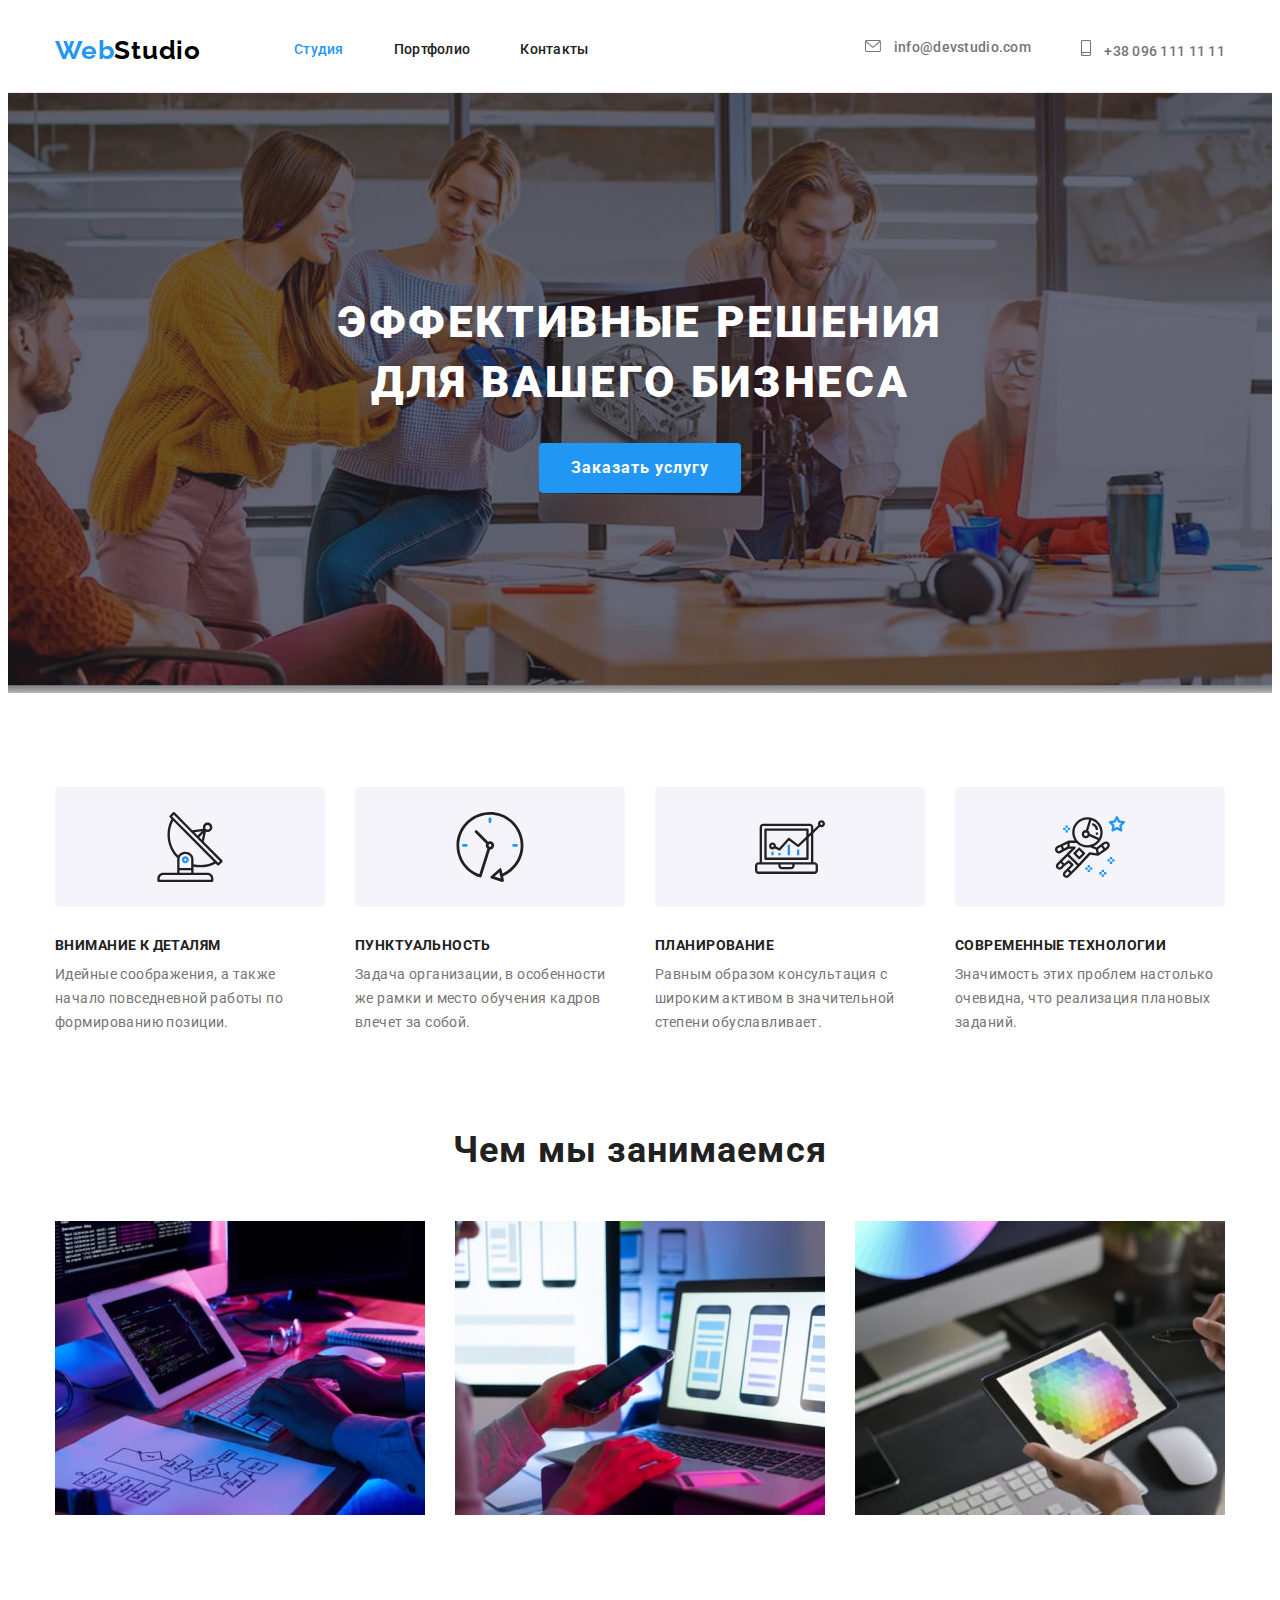
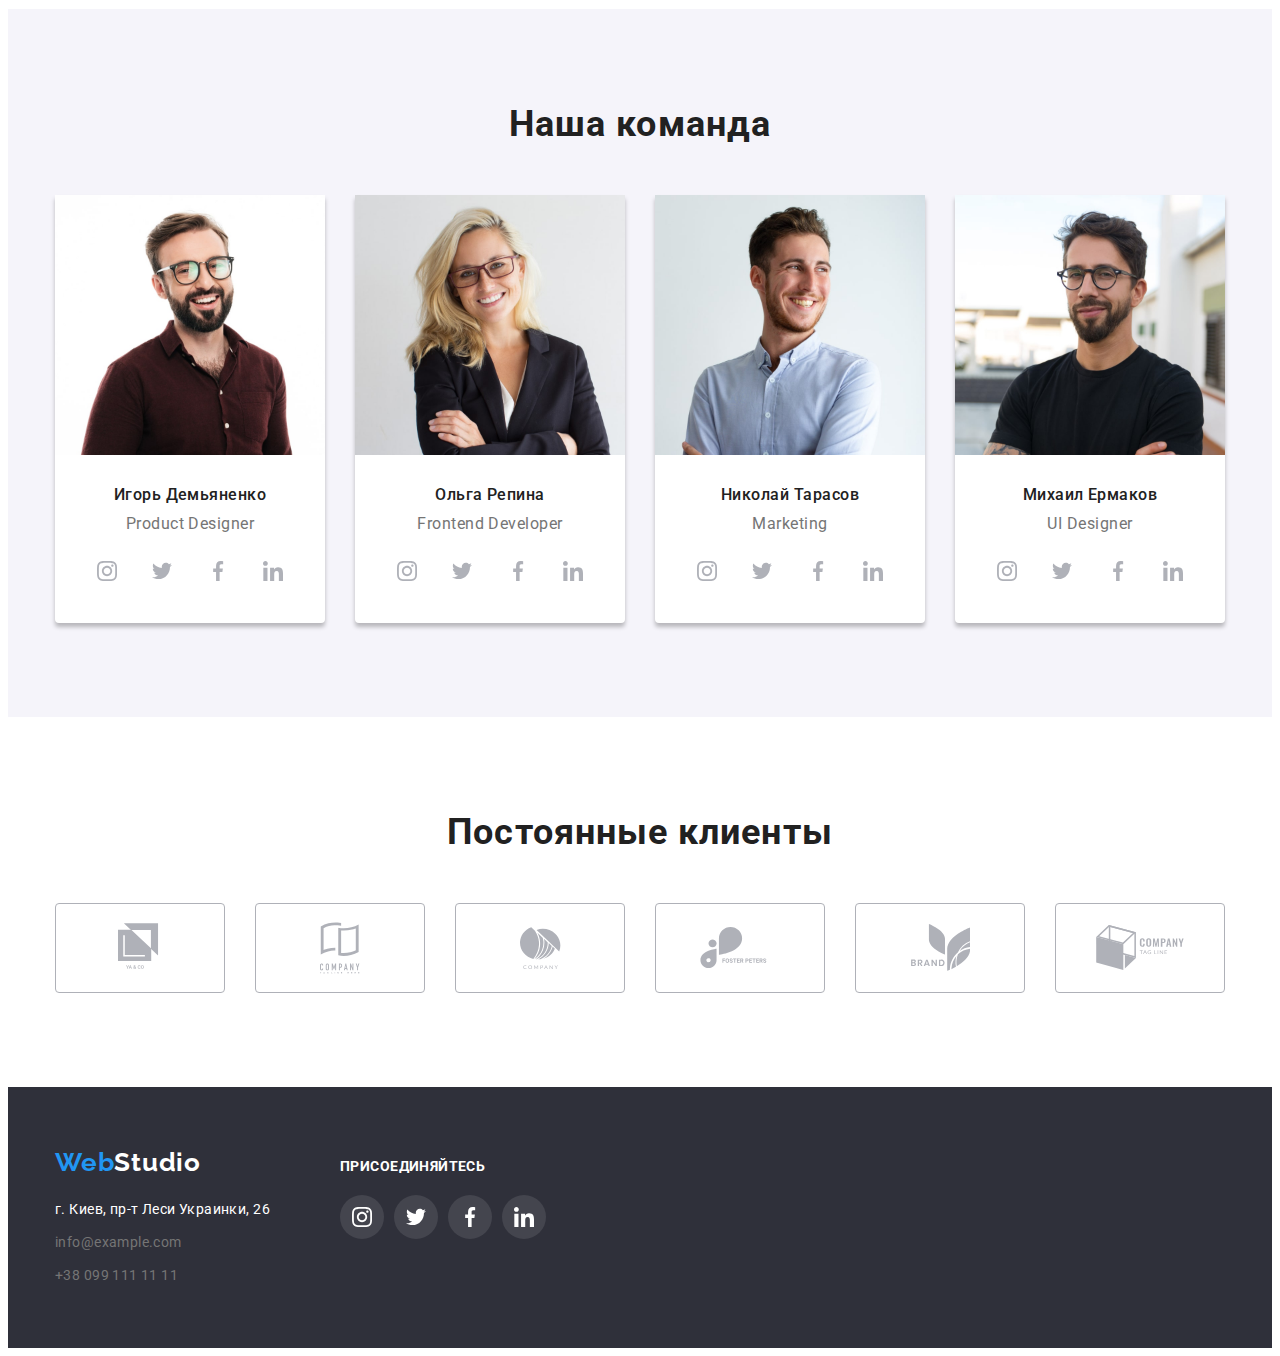
<file: index.html>
<!DOCTYPE html>
<html lang="ru">
    
<head>
    <meta charset="UTF-8">
    <meta name="viewport" content="width=device-width, initial-scale=1.0">
    <title>Студия</title>
    <link rel="preconnect" href="https://fonts.gstatic.com">
    <link href="https://fonts.googleapis.com/css2?family=Raleway:wght@700&family=Roboto:wght@400;500;700;900&display=swap"
        rel="stylesheet">
    <link rel="stylesheet" href="https://cdnjs.cloudflare.com/ajax/libs/modern-normalize/1.0.0/modern-normalize.min.css"
        integrity="sha512-ISS7cAi1PEhQ8jnbJpJZMd29NlhNj4AWYyLOSp2CE/CsHxTCu+r+t0D2yoJudVrd0/8fTVPUVDzY5Tvli75u/g=="
        crossorigin="anonymous" />
    <link rel="preconnect" href="https://fonts.gstatic.com">
    <link rel="stylesheet" href="./css/styles.css">
</head>
<body>
    <!-- Шапка сайта -->
<header class="page-header">
    <div class="container">
            <nav class="menu">
                <a  href="./index.html"><span class="logo">Web</span><span class="logo-dark">Studio</span></a>
                <ul class="site-nav">
                    <li class="item"> <a href="" class="current">Студия</a></li>
                    <li class="item"> <a href="./portfolio.html">Портфолио</a></li>
                    <li class="item"> <a href="">Контакты</a></li>
                </ul>
            </nav>
            <ul class="header-contacts">
                <li class="item">
                                <a href="mailto:info@devstudio.com" class="info">
                                    <svg width="16" height="12">
                                        <use href="./images/sprite.svg#icon-mail"></use>
                                    </svg>
                                    info@devstudio.com
                                </a>
                </li>
                <li class="item">
                                <a href="tel:+380961111111" class="info">
                                <svg width="10" height="16">
                                    <use href="./images/sprite.svg#icon-tel"></use>
                                </svg>
                                +38 096 111 11 11
                                </a>
                </li>
            </ul>
    </div>
</header>
   
    <!-- Основная часть -->
<main>
        <section class="hero">
            <div class="top">
                <h1 class="hero-title">Эффективные решения для вашего бизнеса</h1>
                <button type="button" class="button">Заказать услугу</button>
            </div>
        </section>   

        <section class="section">
            <div class="container">
            <h2 class="section-title visually-hidden">Oсобенности</h2>
                <ul class="feature-list">
                    <li class="item">
                        <div class="feature-icon">
                        <svg width="70" height="70">
                            <use href="./images/sprite.svg#icon-antenna" ></use>
                        </svg>
                        </div>
                        <h3 class="title">Внимание к деталям</h3>
                        <p class="text" >Идейные соображения, а также начало повседневной работы по формированию позиции.</p>
                    </li>
                    <li class="item">
                        <div class="feature-icon">
                        <svg width="70" height="70">
                            <use href="./images/sprite.svg#icon-clock"></use>
                        </svg>
                        </div>
                        <h3 class="title">Пунктуальность</h3>
                        <p class="text">Задача организации, в особенности же рамки и место обучения кадров влечет за собой.</p>
                    </li>
                    <li class="item">
                        <div class="feature-icon">
                        <svg width="70" height="70">
                            <use href="./images/sprite.svg#icon-diagram"></use>
                        </svg>
                        </div>
                        <h3 class="title">Планирование</h3>
                        <p class="text">Равным образом консультация с широким активом в значительной степени обуславливает.</p>
                    </li>
                    <li class="item">
                        <div class="feature-icon">
                        <svg width="70" height="70">
                            <use href="./images/sprite.svg#icon-astronaut"></use>
                        </svg>
                        </div>
                        <h3 class="title">Современные технологии</h3>
                        <p class="text">Значимость этих проблем настолько очевидна, что реализация плановых заданий.</p>
                    </li>
                </ul>
            </div>
        </section>

        <section class="section no-padding">
            <div class="container">
                <h2 class="section-title">Чем мы занимаемся</h2>
                <ul class="works">
                    <li class="item"> <img src="./images/box1.jpg" alt="1" width="370"></li>
                    <li class="item"> <img src="./images/box2.jpg" alt="2" width="370"></li>
                    <li class="item"> <img src="./images/box3.jpg" alt="3" width="370"></li>
                </ul>
            </div>
        </section>
        
        <section class="section team">
            <div class="container">
                <h2 class="section-title">Наша команда</h2>
                <ul class="staff">
                    <li class="list"><img src="./images/team-card-1.jpg" alt="Product Designer" width="270" class="card">
                        <div class="position">
                                <h3 class="team-member">Игорь Демьяненко</h3>
                                <p class="profession-title">Product Designer</p>
                            <ul>
                                <li>
                                    <a href="#" class="social-link" aria-label="инстаграм">
                                        <svg width="20" height="20">
                                            <use href="./images/sprite.svg#icon-instagram"></use>
                                        </svg>
                                    </a>
                                </li>
                                <li>
                                    <a href="#" class="social-link" aria-label="твиттер">
                                        <svg width="20" height="20">
                                            <use href="./images/sprite.svg#icon-twitter"></use>
                                        </svg>
                                    </a>
                                </li>
                                <li>
                                    <a href="#" class="social-link" aria-label="фейсбук">
                                        <svg width="20" height="20">
                                            <use href="./images/sprite.svg#icon-facebook"></use>
                                        </svg>
                                    </a>
                                </li>
                                <li>
                                    <a href="#" class="social-link" aria-label="линкдин">
                                        <svg class width="20" height="20">
                                            <use href="./images/sprite.svg#icon-linkedin"></use>
                                        </svg>
                                    </a>
                                </li>
                            </ul>
                        </div>
                    </li>
                    <li class="list"><img src="./images/team-card-2.jpg" alt="Frontend Developer" width="270" class="card">
                        <div class="position">
                                <h3 class="team-member">Ольга Репина</h3>
                                <p class="profession-title">Frontend Developer</p>
                                <ul class="networks">
                                    <li>
                                        <a href="#" class="social-link" aria-label="инстаграм">
                                            <svg width="20" height="20">
                                                <use href="./images/sprite.svg#icon-instagram"></use>
                                            </svg>
                                        </a>
                                    </li>
                                    <li>
                                        <a href="#" class="social-link" aria-label="твиттер">
                                            <svg width="20" height="20">
                                                <use href="./images/sprite.svg#icon-twitter"></use>
                                            </svg>
                                        </a>
                                    </li>
                                    <li>
                                        <a href="#" class="social-link" aria-label="фейсбук">
                                            <svg width="20" height="20">
                                                <use href="./images/sprite.svg#icon-facebook"></use>
                                            </svg>
                                        </a>
                                    </li>
                                    <li>
                                        <a href="#" class="social-link" aria-label="линкдин">
                                            <svg class width="20" height="20">
                                                <use href="./images/sprite.svg#icon-linkedin"></use>
                                            </svg>
                                        </a>
                                    </li>
                                </ul>
                        </div>
                    </li>
                    <li class="list"><img src="./images/team-card-3.jpg" alt="Marketing" width="270" class="card">
                        <div class="position">
                                <h3 class="team-member">Николай Тарасов</h3> 
                                <p class="profession-title">Marketing</p>
                                <ul class="networks">
                                    <li>
                                        <a href="#" class="social-link" aria-label="инстаграм">
                                            <svg width="20" height="20">
                                                <use href="./images/sprite.svg#icon-instagram"></use>
                                            </svg>
                                        </a>
                                    </li>
                                    <li>
                                        <a href="#" class="social-link" aria-label="твиттер">
                                            <svg width="20" height="20">
                                                <use href="./images/sprite.svg#icon-twitter"></use>
                                            </svg>
                                        </a>
                                    </li>
                                    <li>
                                        <a href="#" class="social-link" aria-label="фейсбук">
                                            <svg width="20" height="20">
                                                <use href="./images/sprite.svg#icon-facebook"></use>
                                            </svg>
                                        </a>
                                    </li>
                                    <li>
                                        <a href="#" class="social-link" aria-label="линкдин">
                                            <svg class width="20" height="20">
                                                <use href="./images/sprite.svg#icon-linkedin"></use>
                                            </svg>
                                        </a>
                                    </li>
                                </ul>
                        </div>
                    </li>
                    <li class="list"><img src="./images/team-card-4.jpg" alt="UI Designer" width="270" class="card">
                        <div class="position">
                               <h3 class="team-member">Михаил Ермаков</h3>
                               <p class="profession-title">UI Designer</p>  
                            <ul class="networks">
                                <li>
                                    <a href="#" class="social-link"  aria-label="инстаграм">
                                    <svg width="20" height="20">
                                        <use href="./images/sprite.svg#icon-instagram"></use>
                                    </svg>
                                    </a>
                                </li>
                                <li>
                                    <a href="#" class="social-link" aria-label="твиттер">
                                    <svg width="20" height="20">
                                        <use href="./images/sprite.svg#icon-twitter"></use>
                                    </svg>
                                    </a>
                                </li>
                                <li>
                                    <a href="#" class="social-link" aria-label="фейсбук">
                                    <svg width="20" height="20">
                                        <use href="./images/sprite.svg#icon-facebook"></use>
                                    </svg>
                                    </a>
                                </li>
                                <li>
                                    <a href="#" class="social-link" aria-label="линкдин">
                                    <svg class width="20" height="20">
                                        <use href="./images/sprite.svg#icon-linkedin"></use>
                                    </svg>
                                    </a>
                                </li>
                            </ul>
                        </div>
                    </li>
                 </ul>
            </div>
        </section>

        <section class="section">
            <div class="container">
                <h2 class="section-title">Постоянные клиенты</h2>
                <ul class="clients-list">
                    <li class="clients">
                        <a href="#" class="logotype"  aria-label="client1">
                        <svg class="" width=44.27 height=49.23>
                            <use href="./images/sprite.svg#icon-logo-1"></use>
                        </svg>
                        </a>
                    </li>
                    <li class="clients">
                        <a href="#" class="logotype"  aria-label="client2">
                        <svg width=40 height=52>
                            <use href="./images/sprite.svg#icon-logo-2"></use>
                        </svg>
                        </a>
                    </li>
                    <li class="clients">
                        <a href="#" class="logotype"  aria-label="client3">
                        <svg width=41 height=42.6>
                            <use href="./images/sprite.svg#icon-logo-3"></use>
                        </svg>
                        </a>
                    </li>
                    <li class="clients">
                        <a href="#" class="logotype"  aria-label="client4">
                        <svg width=79.66 height=42.02>
                            <use href="./images/sprite.svg#icon-logo-4"></use>
                        </svg>
                        </a>
                    </li>
                    <li class="clients">
                        <a href="#" class="logotype"  aria-label="client5">
                        <svg width=59 height=47>
                            <use href="./images/sprite.svg#icon-logo-5"></use>
                        </svg>
                        </a>
                    </li>
                    <li class="clients">
                        <a href="#" class="logotype"  aria-label="client6">
                        <svg width=88.48 height=45.44>
                            <use href="./images/sprite.svg#icon-logo-6"></use>
                        </svg>
                        </a>
                    </li>
                </ul>
            </div>
        </section>
</main>
<!-- Подвал страницы -->
<footer class="footer">
    <div class="container">
        <div class="footer-left">
           <a href="./index.html"><span class="logo">Web</span><span class="logo-white">Studio</span></a>
           <address class="footer-address">г. Киев, пр-т Леси Украинки, 26</address>
           <ul class="footer-contacts"> 
               <li class="item"><a href="mailto:info@example.com">info@example.com</a></li>
               <li class="item"><a href="tel:+380991111111">+38 099 111 11 11</a></li>
           </ul>
        </div>
        
        <div class="footer-right">
            <section>
                    <h2 class="join-title">присоединяйтесь</h2>
                    <ul class="join">
                        <li>
                            <a href="#" class="social-link" aria-label="инстаграм">
                                <svg width="20" height="20">
                                    <use href="./images/sprite.svg#icon-instagram" class="icon"></use>
                                </svg>
                            </a>
                        </li>
                        <li>
                            <a href="#" class="social-link" aria-label="твиттер">
                                <svg width="20" height="20">
                                    <use href="./images/sprite.svg#icon-twitter" class="icon"></use>
                                </svg>
                            </a>
                        </li>
                        <li>
                            <a href="#" class="social-link" aria-label="фейсбук">
                                <svg width="20" height="20">
                                    <use href="./images/sprite.svg#icon-facebook" class="icon"></use>
                                </svg>
                            </a>
                        </li>
                        <li>
                            <a href="#" class="social-link" aria-label="линкдИн">
                                <svg class width="20" height="20">
                                    <use href="./images/sprite.svg#icon-linkedin" class="icon"></use>
                                </svg>
                            </a>
                        </li>
                    </ul>
            </section>
        </div>
    </div>
</footer>
</body>
</html>
</file>
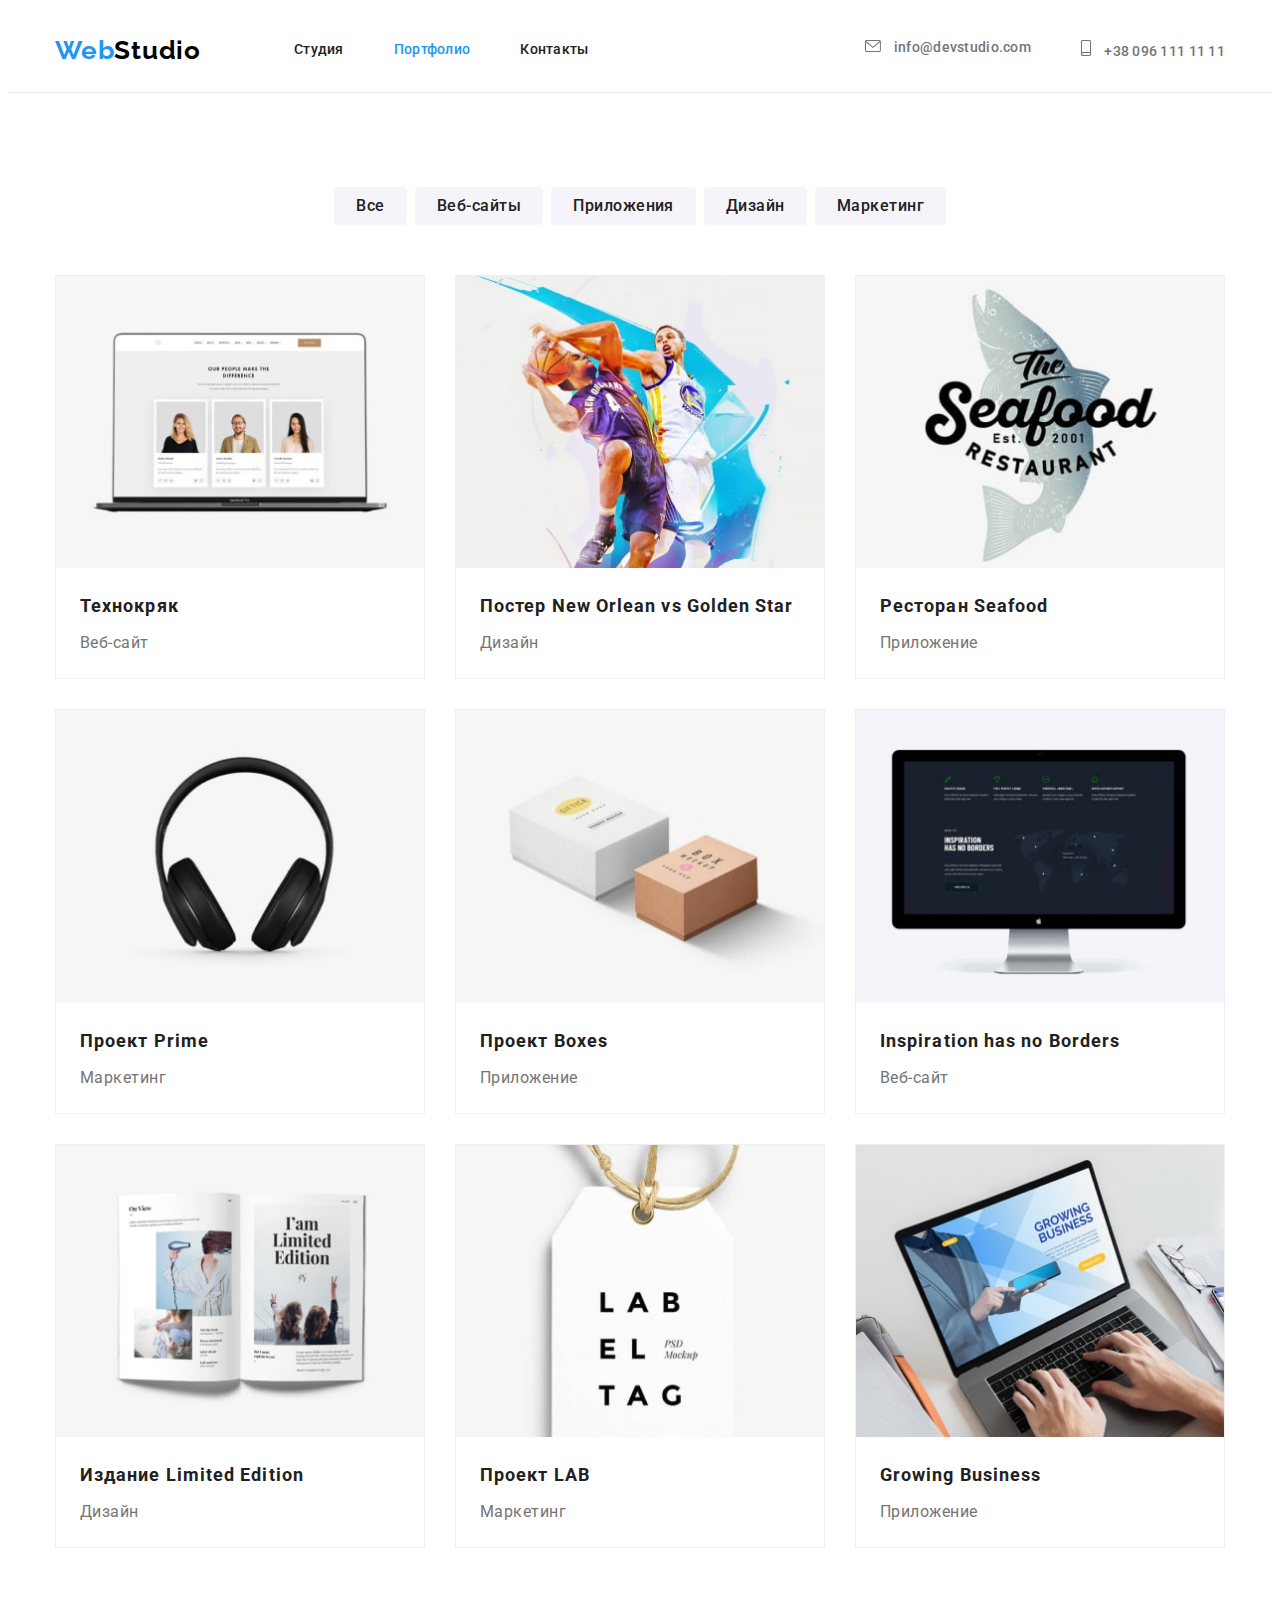
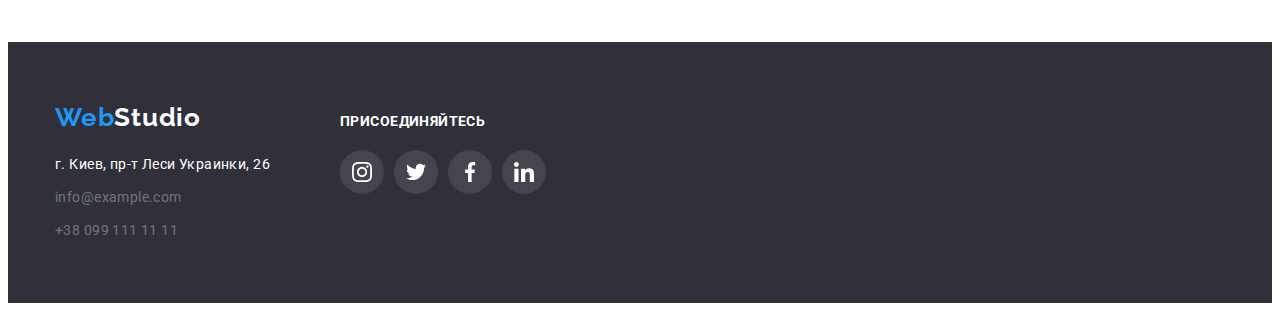
<file: portfolio.html>
<!DOCTYPE html>
<html lang="ru">

<head>
    <meta charset="UTF-8">
    <meta name="viewport" content="width=device-width, initial-scale=1.0">
    <title>Portfolio</title>
    <link rel="preconnect" href="https://fonts.gstatic.com">
    <link href="https://fonts.googleapis.com/css2?family=Raleway:wght@700&family=Roboto:wght@400;500;700;900&display=swap"
        rel="stylesheet">
    <link rel="stylesheet" 
    href="https://cdnjs.cloudflare.com/ajax/libs/modern-normalize/1.0.0/modern-normalize.min.css"
        integrity="sha512-ISS7cAi1PEhQ8jnbJpJZMd29NlhNj4AWYyLOSp2CE/CsHxTCu+r+t0D2yoJudVrd0/8fTVPUVDzY5Tvli75u/g=="
        crossorigin="anonymous" />
    <link rel="preconnect" href="https://fonts.gstatic.com">
    <link rel="stylesheet" href="./css/styles.css">
</head>

<body>
    <!-- Шапка сайта -->
    <header class="page-header">
      <div class="container">
        <nav class="menu">
            <a href="./index.html"> <span class="logo">Web</span><span class="logo-dark">Studio</span></a>
            <ul class="site-nav">
                <li class="item"> <a href="./index.html">Студия</a></li>
                <li class="item"> <a href="" class="current">Портфолио</a></li>
                <li class="item"> <a href="">Контакты</a></li>
            </ul>
        </nav>
        <ul class="header-contacts">
            <li class="item">
                <a href="mailto:info@devstudio.com" class="info">
                    <svg width="16" height="12">
                        <use href="./images/sprite.svg#icon-mail"></use>
                    </svg>
                    info@devstudio.com
                </a>
            </li>
            <li class="item">
                <a href="tel:+380961111111" class="info">
                    <svg width="10" height="16">
                        <use href="./images/sprite.svg#icon-tel"></use>
                    </svg>
                    +38 096 111 11 11
                </a>
            </li>
        </ul>
      </div>
    </header>
  <!-- Основная часть -->
<main>
    <section class="second-page">
        <div class="container">
            <h1 class="portfolio-title visually-hidden">Portfolio</h1>
            <ul class="portfolio">
                <li class="item"> <button type="button" class="button-passive">Все</button></li>
                <li class="item"> <button type="button" class="button-passive">Веб-сайты</button></li>
                <li class="item"> <button type="button" class="button-passive">Приложения</button></li>
                <li class="item"> <button type="button" class="button-passive">Дизайн</button></li>
                <li class="item"> <button type="button" class="button-passive">Маркетинг</button></li>
            </ul>
            <ul class="projects">
                <li class="item">
                    <a href="">
                                <img src="./images/project1.jpg" alt="Технокряк" width="370">
                        <div class="project-name">
                                <h2 class="project-title">Технокряк</h2>
                                <p class="project-text">Веб-сайт</p>
                        </div>
                    </a>
                </li>
                <li class="item">
                    <a href="">
                              <img src="./images/project2.jpg" alt="Постер" width="370">
                        <div class="project-name">
                              <h2 class="project-title">Постер New Orlean vs Golden Star</h2>
                              <p class="project-text">Дизайн</p>
                        </div>
                    </a>
                </li>
                <li class="item">
                    <a href="">
                              <img src="./images/project3.jpg" alt="Ресторан" width="370">
                        <div class="project-name">
                              <h2 class="project-title">Ресторан Seafood</h2>
                              <p class="project-text">Приложение</p>
                        </div>
                    </a>
                </li>
                <li class="item">
                    <a href="">
                              <img src="./images/project4.jpg" alt="Проект Prime" width="370">
                        <div class="project-name">
                              <h2 class="project-title">Проект Prime</h2>
                              <p class="project-text">Маркетинг</p>
                        </div>
                    </a>
                </li>
                <li class="item">
                    <a href="">
                              <img src="./images/project5.jpg" alt="Проект Boxes" width="370">
                        <div class="project-name">
                              <h2 class="project-title">Проект Boxes</h2>
                              <p class="project-text">Приложение</p>
                        </div>
                    </a>
                </li>
                <li class="item">
                    <a href="">
                              <img src="./images/project6.jpg" alt="inspiration" width="370">
                        <div class="project-name">
                              <h2 class="project-title">Inspiration has no Borders</h2>
                              <p class="project-text">Веб-сайт</p>
                        </div>
                    </a>
                </li>
                <li class="item">
                    <a href="">
                              <img src="./images/project7.jpg" alt="издание" width="370">
                        <div class="project-name">
                              <h2 class="project-title">Издание Limited Edition</h2>
                              <p class="project-text">Дизайн</p>
                        </div>
                    </a>
                </li>
                <li class="item">
                    <a href="">
                              <img src="./images/project8.jpg" alt="проект LAB" width="370">
                        <div class="project-name">
                              <h2 class="project-title">Проект LAB</h2>
                              <p class="project-text">Маркетинг</p>
                        </div>
                    </a>
                </li>
                <li class="item">
                    <a href="">
                               <img src="./images/project9.jpg" alt="Growing Business" width="370">
                        <div class="project-name">
                               <h2 class="project-title">Growing Business</h2>
                               <p class="project-text">Приложение</p>
                        </div>
                    </a>
                </li>
            </ul>
        </div>
    </section>
</main>
    <!-- Подвал страницы -->
    <footer class="footer">
        <div class="container">
            <div class="footer-left">
                <a href="./index.html"><span class="logo">Web</span><span class="logo-white">Studio</span></a>
                <address class="footer-address">г. Киев, пр-т Леси Украинки, 26</address>
                <ul class="footer-contacts">
                    <li class="item"><a href="mailto:info@example.com">info@example.com</a></li>
                    <li class="item"><a href="tel:+380991111111">+38 099 111 11 11</a></li>
                </ul>
            </div>
    
            <div class="footer-right">
                <section>
                    <h2 class="join-title">присоединяйтесь</h2>
                    <ul class="join">
                        <li>
                            <a href="#" class="social-link" aria-label="инстаграм">
                                <svg width="20" height="20">
                                    <use href="./images/sprite.svg#icon-instagram" class="icon"></use>
                                </svg>
                            </a>
                        </li>
                        <li>
                            <a href="#" class="social-link" aria-label="твиттер">
                                <svg width="20" height="20">
                                    <use href="./images/sprite.svg#icon-twitter" class="icon"></use>
                                </svg>
                            </a>
                        </li>
                        <li>
                            <a href="#" class="social-link" aria-label="фейсбук">
                                <svg width="20" height="20">
                                    <use href="./images/sprite.svg#icon-facebook" class="icon"></use>
                                </svg>
                            </a>
                        </li>
                        <li>
                            <a href="#" class="social-link" aria-label="линкдин">
                                <svg class width="20" height="20">
                                    <use href="./images/sprite.svg#icon-linkedin" class="icon"></use>
                                </svg>
                            </a>
                        </li>
                    </ul>
                </section>
            </div>
        </div>
    </footer>
</body>

</html>
</file>
<file: css/styles.css>
/*Цвет основного текста 757575*/
/*Вторичный цвет текста 212121*/
/* белый цвет FFFFFF*/
/* черный цвет 000000*/
/* accent 2196F3*/
/*вторичный цвет фона 2F303A*/
:root {
  --main-text-color: #757575;
  --title-text-color: #212121;
  --accent-color: #2196f3;
  --light-color: #ffffff;
  --dark-color: #000000;
  --team-background-color: #f5f4fa;
  --footer-background-color: #2f303a;
  --button-background-color: #f5f4fa;
  --hero-background-color: #2f303a;
  --icon-color: #afb1b8;
  --background-icon: rgba(255, 255, 255, 0.1);
}

html {
  box-sizing: border-box;
}

*,
*::before,
*::after {
  box-sizing: inherit;
}

body {
  color: var(--main-text-color);
  background-color: var(--light-color);
  font-family: Roboto, sans-serif;
}

ul {
  list-style: none;
  margin: 0;
  padding: 0;
}

a {
  display: block;
  text-decoration: none;
  margin: 0;
  padding: 0;
}

img {
  display: block;
  max-width: 100%;
  height: auto;
}

.container {
  margin-left: auto;
  margin-right: auto;
  width: 1170px;
}

/*logo*/

.logo,
.logo-dark,
.logo-white {
  font-family: Raleway;
  font-weight: 700;
  font-size: 26px;
  line-height: 1.19;
  letter-spacing: 0.03em;
}

.logo {
  color: var(--accent-color);
}

.logo-dark {
  color: var(--dark-color);
}

/*header*/
.page-header {
  border-bottom: 1px solid #ececec;
}

.page-header .container {
  display: flex;
  align-items: center;
}

/*menu*/

.container .menu {
  display: flex;
  align-items: center;
}

/*.site-nav*/

.site-nav {
  display: flex;
  margin-left: 93px;
}

.site-nav .item + .item {
  margin-left: 50px;
}

.site-nav a,
.site-nav a:hover,
.site-nav a:focus,
.site-nav a.current {
  display: block;
  padding-top: 32px;
  padding-bottom: 32px;

  font-family: Roboto;
  font-weight: 500;
  font-size: 14px;
  line-height: 1.14;
  letter-spacing: 0.02em;
}

.site-nav a {
  color: var(--title-text-color);
}

.site-nav a:hover,
.site-nav a:focus,
.site-nav a.current {
  color: var(--accent-color);
}

/*header-contacts*/

.header-contacts {
  display: flex;
  margin-left: auto;
}
.header-contacts svg {
  margin-right: 10px;
}

.info {
  fill: var(--main-text-color);
}

.info:hover,
.info:focus {
  fill: var(--accent-color);
}

.header-contacts .item + .item {
  margin-left: 50px;
}

.header-contacts a,
.header-contacts a:hover,
.contacts a:focus {
  padding-top: 32px;
  padding-bottom: 32px;

  font-family: Roboto;
  font-weight: 500;
  font-size: 14px;
  line-height: 1.14;
  letter-spacing: 0.02em;
}

.header-contacts a {
  color: var(--main-text-color);
}

.header-contacts a:hover,
.header-contacts a:focus {
  color: var(--accent-color);
}

/* hero*/

.hero {
  max-width: 1600px;
  margin-left: auto;
  margin-right: auto;
  background-size: cover;
  background-repeat: no-repeat;
  background-position: center;
  background-color: var(--hero-background-color);
  background-image: linear-gradient(
      rgba(47, 48, 58, 0.4),
      rgba(47, 48, 58, 0.4)
    ),
    url('../css/img-hero-min.jpg');
}

.top {
  width: 696px;
  text-align: center;
  margin-left: auto;
  margin-right: auto;
  padding-top: 200px;
  padding-bottom: 200px;
}

.hero-title {
  margin-top: 0;
  margin-bottom: 30px;
  color: var(--light-color);
  font-family: Roboto;
  font-weight: 900;
  font-size: 44px;
  line-height: 1.36;
  letter-spacing: 0.06em;
  text-transform: uppercase;
}

/*section*/

.section {
  padding-top: 94px;
  padding-bottom: 94px;
}

.no-padding {
  padding-top: 0;
  padding-bottom: 94px;
}

.section-title {
  margin-top: 0;
  margin-bottom: 50px;

  color: var(--title-text-color);
  font-family: Roboto;
  font-weight: 700;
  font-size: 36px;
  line-height: 1.17;
  text-align: center;
  letter-spacing: 0.03em;
}

.visually-hidden {
  position: absolute;
  clip: rect(0 0 0 0);
  width: 1px;
  height: 1px;
  margin: -1px;
}

/*Features*/

.feature-list {
  display: flex;
}

.feature-list .item {
  width: 270px;
  align-items: center;
}

.feature-list .item + .item {
  margin-left: 30px;
}

.feature-icon {
  display: flex;
  margin-bottom: 30px;
  width: 270px;
  height: 120px;
  justify-content: center;
  align-items: center;
  border-radius: 4px;
  background-color: var(--button-background-color);
}

.feature-list .title {
  margin-top: 0;
  margin-bottom: 10px;
  color: var(--title-text-color);
  font-family: Roboto;
  font-weight: 700;
  font-size: 14px;
  line-height: 16px;
  letter-spacing: 0.03em;
  text-transform: uppercase;
}
.feature-list .text {
  margin-top: 0;
  margin-bottom: 0;
  font-size: 14px;
  line-height: 1.71;
  letter-spacing: 0.03em;
}

/*works*/

.section .works {
  display: flex;
}

.works .item {
  display: block;
}

.works .item + .item {
  margin-left: 30px;
}

/*team*/

.section .staff {
  display: flex;
}

.staff .list + .list {
  margin-left: 30px;
}

.list {
  width: 270px;
  text-align: center;
  border-top-left-radius: 0px;
  border-top-right-radius: 0px;
  border-bottom-right-radius: 4px;
  border-bottom-left-radius: 4px;
  box-shadow: 0px 4px 4px rgba(0, 0, 0, 0.25);
  background-color: var(--light-color);
}

.team {
  background-color: var(--team-background-color);
}

/*button*/
.button {
  display: inline-block;
  border-radius: 4px;
  padding: 10px 32px;
  min-width: 200px;
  border: 1px transparent;
  cursor: pointer;
  color: var(--light-color);
  background-color: var(--accent-color);
  font-family: Roboto;
  font-weight: bold;
  font-size: 16px;
  line-height: 1.88;
  align-items: center;
  letter-spacing: 0.06em;
}

/*our team*/

.position {
  padding: 30px 30px;
}

section .team-member {
  margin-top: 0;
  margin-bottom: 10px;
  color: var(--title-text-color);
  font-family: Roboto;
  font-weight: 500;
  font-size: 16px;
  line-height: 1.19;
  letter-spacing: 0.03em;
}

.profession-title {
  margin-top: 0;
  margin-bottom: 0;
  color: var(--main-text-color);
  font-family: Roboto;
  font-weight: 400;
  font-size: 16px;
  line-height: 19px;
  letter-spacing: 0.03em;
}

.staff ul {
  display: flex;
  margin-top: 16px;
  justify-content: space-between;
}

.social-link {
  display: flex;
  width: 44px;
  height: 44px;
  border-radius: 50%;
  align-items: center;
  justify-content: center;
}
.staff .social-link {
  fill: var(--icon-color);
  background-color: var(--light-color);
}

.staff .social-link:hover,
.staff .social-link:focus {
  background-color: var(--accent-color);
  fill: var(--light-color);
}

/*clients*/

section .clients-list {
  display: flex;
}

.logotype {
  display: flex;
  width: 170px;
  height: 90px;
  border-radius: 4px;
  border: 1px solid var(--icon-color);
  align-items: center;
  justify-content: center;
  fill: var(--icon-color);
}

.logotype:hover,
.logotype:focus {
  border: 1px solid var(--accent-color);
  fill: var(--accent-color);
}

.clients-list .clients + .clients {
  margin-left: 30px;
}

/*footer*/

.footer {
  background-color: var(--footer-background-color);
}

.footer .container {
  display: flex;
  align-items: baseline;
  padding-top: 60px;
  padding-bottom: 60px;
}

.footer-left {
  display: flex;
  flex-direction: column;
}

.footer-right {
  display: flex;
  width: 206px;
  height: 80px;
  margin-left: 70px;
}

.logo-white {
  color: var(--light-color);
}

.footer-address {
  margin-top: 20px;
  color: var(--light-color);
  font-family: Roboto;
  font-style: normal;
  font-weight: normal;
  font-size: 14px;
  line-height: 1.71;
  letter-spacing: 0.03em;
}

.container .footer-contacts {
  margin-top: 9px;
  margin-bottom: 0;
}

.footer-contacts .item + .item {
  margin-top: 9px;
}

.footer-contacts a,
.footer-contacts a:hover,
.footer-contacts:focus {
  font-family: Roboto;
  font-style: normal;
  font-weight: normal;
  font-size: 14px;
  line-height: 1.71;
  letter-spacing: 0.03em;
}

.footer-contacts a {
  color: var(--main-text-color);
}

.footer-contacts a:hover,
.footer-contacts a:focus {
  color: var(--accent-color);
}

.join-title {
  color: var(--light-color);
  margin-top: 0;
  margin-left: 0;
  margin-right: 0;
  margin-bottom: 20px;

  font-family: Roboto;
  font-style: normal;
  font-weight: bold;
  font-size: 14px;
  line-height: 1.14;
  letter-spacing: 0.03em;
  text-transform: uppercase;
}

.join {
  display: flex;
  width: 206px;
  justify-content: space-between;
}

.join .social-link {
  fill: var(--light-color);
  background-color: var(--background-icon);
}

.join .social-link:hover,
.join .social-link:focus {
  fill: var(--light-color);
  background-color: var(--accent-color);
}

/*portfolio*/

.second-page {
  padding-top: 94px;
  padding-bottom: 94px;
}

.portfolio {
  display: flex;
  margin-bottom: 50px;
  justify-content: center;
}

.portfolio .item + .item {
  margin-left: 8px;
}

.portfolio-title {
  margin: 0;
  padding: 0;
}

/*portfolio buttons*/

.button-passive,
.button-passive:hover,
.button-passive:focus {
  display: inline-block;
  min-width: 73px;
  padding: 6px 22px;
  border-radius: 4px;
  border: 1px transparent;

  cursor: pointer;
  font-family: Roboto;
  font-weight: 500;
  font-size: 16px;
  line-height: 1.62;
  text-align: center;
  letter-spacing: 0.03em;
}

.button-passive {
  color: var(--title-text-color);
  background: var(--button-background-color);
}

.button-passive:hover,
.button-passive:focus {
  color: var(--light-color);
  background-color: var(--accent-color);
  box-shadow: 0px 4px 4px rgba(0, 0, 0, 0.25);
}

/*projects*/

.projects {
  display: flex;
  flex-wrap: wrap;
}

.projects .item {
  width: 370px;
  border: 1px solid #eeeeee;
  background-color: var(--light-color);
}

.projects a:hover,
.projects a:focus {
  display: block;
  border: 1px solid #eeeeee;
  box-shadow: 0px 4px 4px rgba(0, 0, 0, 0.25);
}

.projects .item:not(:nth-child(3n)) {
  margin-right: 30px;
}

.projects .item:not(:nth-last-child(-n + 3)) {
  margin-bottom: 30px;
}

.project-name {
  padding: 20px 24px 20px 24px;
}

.project-title {
  margin-top: 0;
  margin-bottom: 4px;
  color: var(--title-text-color);
  font-family: Roboto;
  font-weight: 700;
  font-size: 18px;
  line-height: 2;
  letter-spacing: 0.06em;
}

.project-text {
  margin-top: 0;
  margin-bottom: 0;
  color: var(--main-text-color);
  font-family: Roboto;
  font-size: 16px;
  line-height: 1.88;
  letter-spacing: 0.03em;
}
</file>
